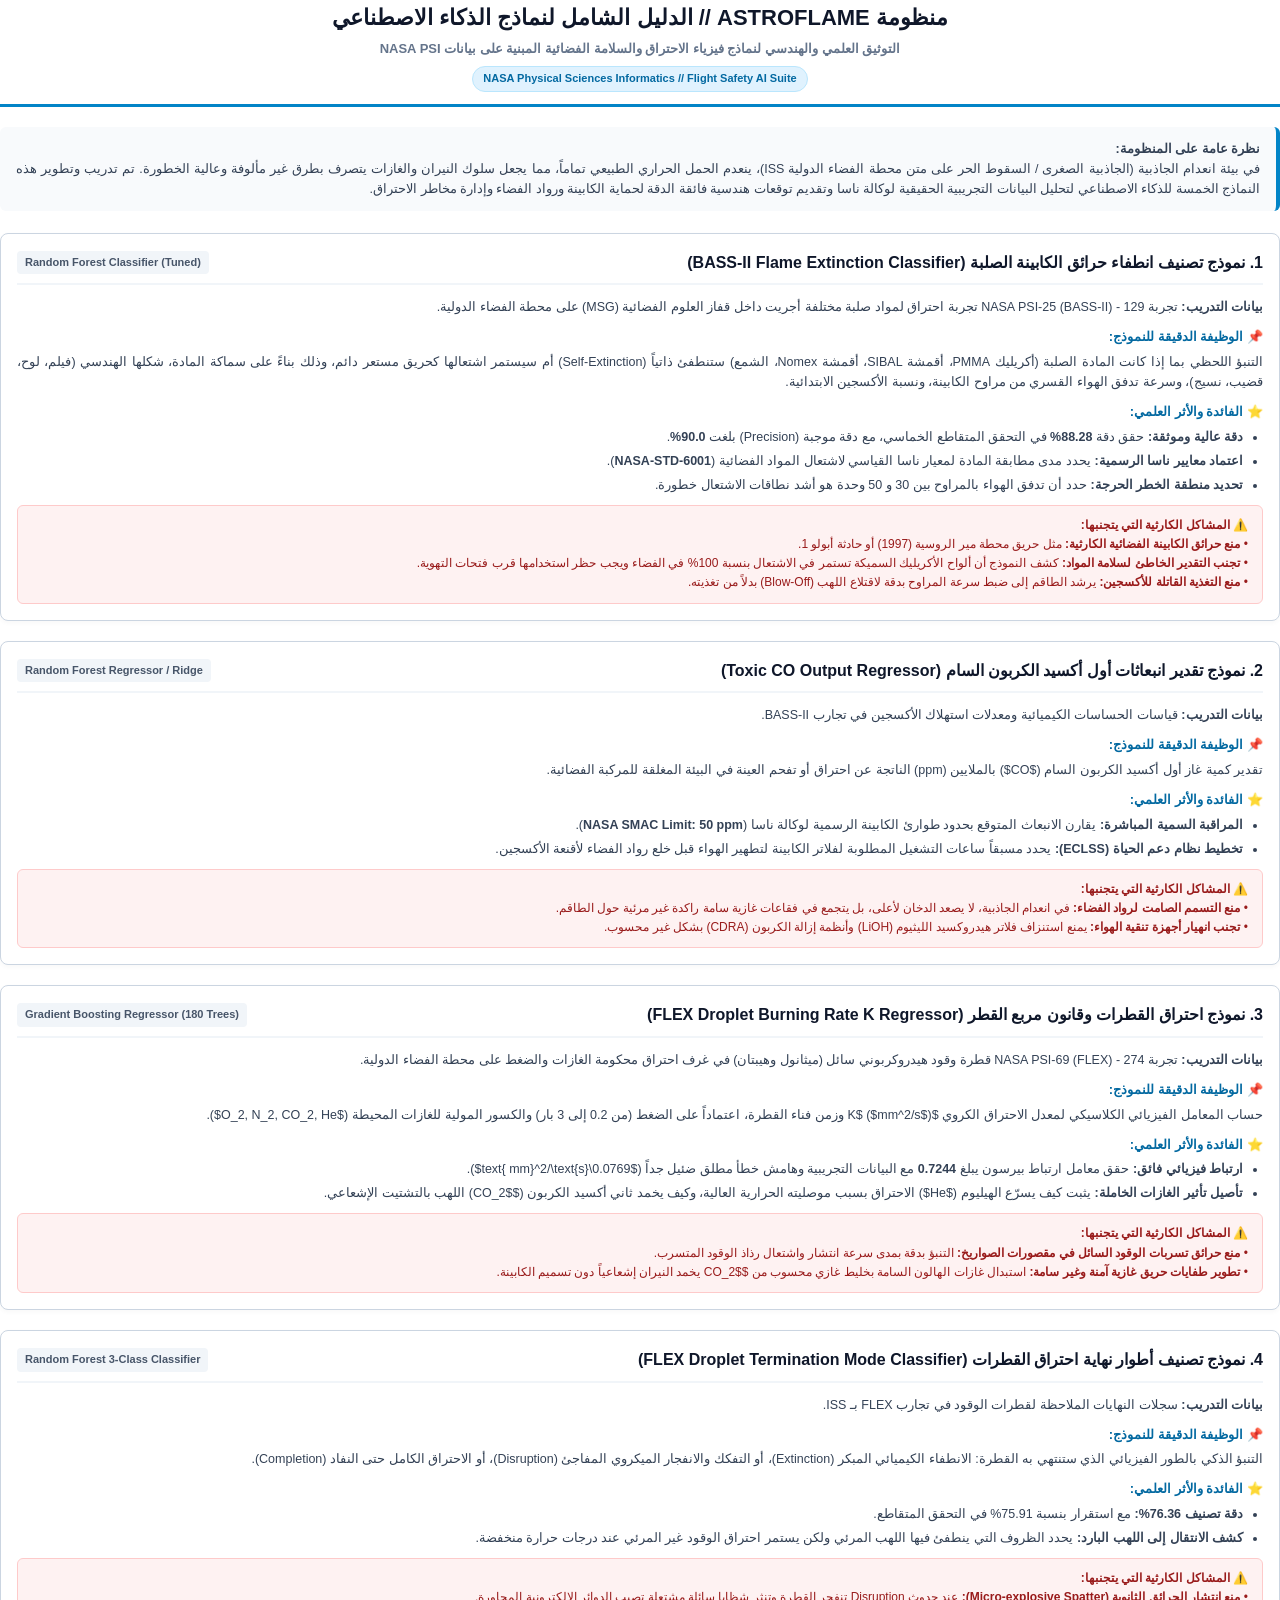
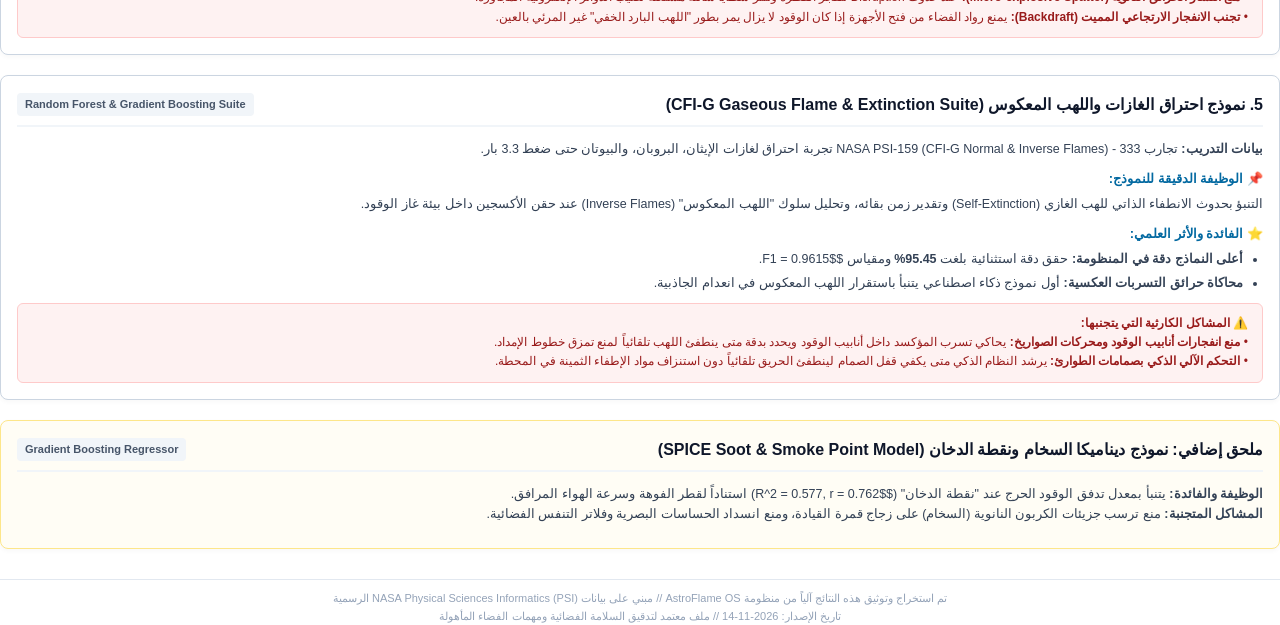
<file: AstroFlame_AI_Models_Guide.html>
<!DOCTYPE html>
<html lang="ar" dir="rtl">
<head>
    <meta charset="UTF-8">
    <title>الدليل الشامل لنماذج الذكاء الاصطناعي - AstroFlame</title>
    <style>
        @page {
            size: A4;
            margin: 15mm 15mm 15mm 15mm;
        }
        * {
            box-sizing: border-box;
            margin: 0;
            padding: 0;
            font-family: 'Segoe UI', Tahoma, Arial, sans-serif;
        }
        body {
            background-color: #ffffff;
            color: #1e293b;
            line-height: 1.6;
            font-size: 13px;
        }
        .header {
            text-align: center;
            border-bottom: 3px solid #0284c7;
            padding-bottom: 12px;
            margin-bottom: 20px;
        }
        .header h1 {
            color: #0f172a;
            font-size: 22px;
            font-weight: 800;
            margin-bottom: 4px;
        }
        .header p {
            color: #64748b;
            font-size: 13px;
            font-weight: 600;
        }
        .badge {
            display: inline-block;
            background: #e0f2fe;
            color: #0369a1;
            padding: 3px 10px;
            border-radius: 999px;
            font-size: 11px;
            font-weight: bold;
            margin-top: 6px;
            border: 1px solid #bae6fd;
        }
        .intro-box {
            background: #f8fafc;
            border-right: 4px solid #0284c7;
            padding: 12px 16px;
            border-radius: 6px;
            margin-bottom: 22px;
            font-size: 12.5px;
            color: #334155;
            text-align: justify;
        }
        .model-card {
            border: 1px solid #cbd5e1;
            border-radius: 8px;
            padding: 16px;
            margin-bottom: 20px;
            page-break-inside: avoid;
            background: #ffffff;
            box-shadow: 0 2px 5px rgba(0,0,0,0.03);
        }
        .model-header {
            display: flex;
            justify-content: space-between;
            align-items: center;
            border-bottom: 2px solid #f1f5f9;
            padding-bottom: 8px;
            margin-bottom: 12px;
        }
        .model-title {
            font-size: 16px;
            font-weight: 800;
            color: #0f172a;
        }
        .model-tag {
            background: #f1f5f9;
            color: #475569;
            font-size: 11px;
            padding: 3px 8px;
            border-radius: 4px;
            font-weight: 600;
        }
        .section-title {
            font-weight: 700;
            font-size: 13px;
            color: #0369a1;
            margin-top: 10px;
            margin-bottom: 4px;
            display: flex;
            align-items: center;
            gap: 6px;
        }
        .section-desc {
            font-size: 12.5px;
            color: #334155;
            margin-bottom: 8px;
            text-align: justify;
        }
        ul {
            padding-right: 20px;
            margin-bottom: 8px;
        }
        li {
            margin-bottom: 4px;
            font-size: 12.5px;
            color: #334155;
        }
        .metrics-table {
            width: 100%;
            border-collapse: collapse;
            margin-top: 8px;
            margin-bottom: 8px;
            font-size: 12px;
        }
        .metrics-table th, .metrics-table td {
            border: 1px solid #e2e8f0;
            padding: 6px 10px;
            text-align: right;
        }
        .metrics-table th {
            background: #f8fafc;
            color: #475569;
            font-weight: 700;
        }
        .hazard-box {
            background: #fef2f2;
            border: 1px solid #fecaca;
            color: #991b1b;
            padding: 10px 14px;
            border-radius: 6px;
            font-size: 12px;
            margin-top: 10px;
        }
        .footer {
            text-align: center;
            font-size: 11px;
            color: #94a3b8;
            margin-top: 30px;
            border-top: 1px solid #e2e8f0;
            padding-top: 10px;
        }
    </style>
</head>
<body>

    <div class="header">
        <h1>منظومة ASTROFLAME // الدليل الشامل لنماذج الذكاء الاصطناعي</h1>
        <p>التوثيق العلمي والهندسي لنماذج فيزياء الاحتراق والسلامة الفضائية المبنية على بيانات NASA PSI</p>
        <div class="badge">NASA Physical Sciences Informatics // Flight Safety AI Suite</div>
    </div>

    <div class="intro-box">
        <strong>نظرة عامة على المنظومة:</strong><br>
        في بيئة انعدام الجاذبية (الجاذبية الصغرى / السقوط الحر على متن محطة الفضاء الدولية ISS)، ينعدم الحمل الحراري الطبيعي تماماً، مما يجعل سلوك النيران والغازات يتصرف بطرق غير مألوفة وعالية الخطورة. تم تدريب وتطوير هذه النماذج الخمسة للذكاء الاصطناعي لتحليل البيانات التجريبية الحقيقية لوكالة ناسا وتقديم توقعات هندسية فائقة الدقة لحماية الكابينة ورواد الفضاء وإدارة مخاطر الاحتراق.
    </div>

    <!-- MODEL 1 -->
    <div class="model-card">
        <div class="model-header">
            <span class="model-title">1. نموذج تصنيف انطفاء حرائق الكابينة الصلبة (BASS-II Flame Extinction Classifier)</span>
            <span class="model-tag">Random Forest Classifier (Tuned)</span>
        </div>
        <p class="section-desc"><strong>بيانات التدريب:</strong> تجربة NASA PSI-25 (BASS-II) - 129 تجربة احتراق لمواد صلبة مختلفة أجريت داخل قفاز العلوم الفضائية (MSG) على محطة الفضاء الدولية.</p>
        
        <div class="section-title">📌 الوظيفة الدقيقة للنموذج:</div>
        <p class="section-desc">التنبؤ اللحظي بما إذا كانت المادة الصلبة (أكريليك PMMA، أقمشة SIBAL، أقمشة Nomex، الشمع) ستنطفئ ذاتياً (Self-Extinction) أم سيستمر اشتعالها كحريق مستعر دائم، وذلك بناءً على سماكة المادة، شكلها الهندسي (فيلم، لوح، قضيب، نسيج)، وسرعة تدفق الهواء القسري من مراوح الكابينة، ونسبة الأكسجين الابتدائية.</p>

        <div class="section-title">⭐ الفائدة والأثر العلمي:</div>
        <ul>
            <li><strong>دقة عالية وموثقة:</strong> حقق دقة <strong>88.28%</strong> في التحقق المتقاطع الخماسي، مع دقة موجبة (Precision) بلغت <strong>90.0%</strong>.</li>
            <li><strong>اعتماد معايير ناسا الرسمية:</strong> يحدد مدى مطابقة المادة لمعيار ناسا القياسي لاشتعال المواد الفضائية (<strong>NASA-STD-6001</strong>).</li>
            <li><strong>تحديد منطقة الخطر الحرجة:</strong> حدد أن تدفق الهواء بالمراوح بين 30 و 50 وحدة هو أشد نطاقات الاشتعال خطورة.</li>
        </ul>

        <div class="hazard-box">
            <strong>⚠️ المشاكل الكارثية التي يتجنبها:</strong><br>
            • <strong>منع حرائق الكابينة الفضائية الكارثية:</strong> مثل حريق محطة مير الروسية (1997) أو حادثة أبولو 1.<br>
            • <strong>تجنب التقدير الخاطئ لسلامة المواد:</strong> كشف النموذج أن ألواح الأكريليك السميكة تستمر في الاشتعال بنسبة 100% في الفضاء ويجب حظر استخدامها قرب فتحات التهوية.<br>
            • <strong>منع التغذية القاتلة للأكسجين:</strong> يرشد الطاقم إلى ضبط سرعة المراوح بدقة لاقتلاع اللهب (Blow-Off) بدلاً من تغذيته.
        </div>
    </div>

    <!-- MODEL 2 -->
    <div class="model-card">
        <div class="model-header">
            <span class="model-title">2. نموذج تقدير انبعاثات أول أكسيد الكربون السام (Toxic CO Output Regressor)</span>
            <span class="model-tag">Random Forest Regressor / Ridge</span>
        </div>
        <p class="section-desc"><strong>بيانات التدريب:</strong> قياسات الحساسات الكيميائية ومعدلات استهلاك الأكسجين في تجارب BASS-II.</p>

        <div class="section-title">📌 الوظيفة الدقيقة للنموذج:</div>
        <p class="section-desc">تقدير كمية غاز أول أكسيد الكربون السام ($CO$) بالملايين (ppm) الناتجة عن احتراق أو تفحم العينة في البيئة المغلقة للمركبة الفضائية.</p>

        <div class="section-title">⭐ الفائدة والأثر العلمي:</div>
        <ul>
            <li><strong>المراقبة السمية المباشرة:</strong> يقارن الانبعاث المتوقع بحدود طوارئ الكابينة الرسمية لوكالة ناسا (<strong>NASA SMAC Limit: 50 ppm</strong>).</li>
            <li><strong>تخطيط نظام دعم الحياة (ECLSS):</strong> يحدد مسبقاً ساعات التشغيل المطلوبة لفلاتر الكابينة لتطهير الهواء قبل خلع رواد الفضاء لأقنعة الأكسجين.</li>
        </ul>

        <div class="hazard-box">
            <strong>⚠️ المشاكل الكارثية التي يتجنبها:</strong><br>
            • <strong>منع التسمم الصامت لرواد الفضاء:</strong> في انعدام الجاذبية، لا يصعد الدخان لأعلى، بل يتجمع في فقاعات غازية سامة راكدة غير مرئية حول الطاقم.<br>
            • <strong>تجنب انهيار أجهزة تنقية الهواء:</strong> يمنع استنزاف فلاتر هيدروكسيد الليثيوم (LiOH) وأنظمة إزالة الكربون (CDRA) بشكل غير محسوب.
        </div>
    </div>

    <!-- MODEL 3 -->
    <div class="model-card">
        <div class="model-header">
            <span class="model-title">3. نموذج احتراق القطرات وقانون مربع القطر (FLEX Droplet Burning Rate K Regressor)</span>
            <span class="model-tag">Gradient Boosting Regressor (180 Trees)</span>
        </div>
        <p class="section-desc"><strong>بيانات التدريب:</strong> تجربة NASA PSI-69 (FLEX) - 274 قطرة وقود هيدروكربوني سائل (ميثانول وهيبتان) في غرف احتراق محكومة الغازات والضغط على محطة الفضاء الدولية.</p>

        <div class="section-title">📌 الوظيفة الدقيقة للنموذج:</div>
        <p class="section-desc">حساب المعامل الفيزيائي الكلاسيكي لمعدل الاحتراق الكروي $K$ ($mm^2/s$) وزمن فناء القطرة، اعتماداً على الضغط (من 0.2 إلى 3 بار) والكسور المولية للغازات المحيطة ($O_2, N_2, CO_2, He$).</p>

        <div class="section-title">⭐ الفائدة والأثر العلمي:</div>
        <ul>
            <li><strong>ارتباط فيزيائي فائق:</strong> حقق معامل ارتباط بيرسون يبلغ <strong>0.7244</strong> مع البيانات التجريبية وهامش خطأ مطلق ضئيل جداً ($0.0769\text{ mm}^2/\text{s}$).</li>
            <li><strong>تأصيل تأثير الغازات الخاملة:</strong> يثبت كيف يسرّع الهيليوم ($He$) الاحتراق بسبب موصليته الحرارية العالية، وكيف يخمد ثاني أكسيد الكربون ($CO_2$) اللهب بالتشتيت الإشعاعي.</li>
        </ul>

        <div class="hazard-box">
            <strong>⚠️ المشاكل الكارثية التي يتجنبها:</strong><br>
            • <strong>منع حرائق تسربات الوقود السائل في مقصورات الصواريخ:</strong> التنبؤ بدقة بمدى سرعة انتشار واشتعال رذاذ الوقود المتسرب.<br>
            • <strong>تطوير طفايات حريق غازية آمنة وغير سامة:</strong> استبدال غازات الهالون السامة بخليط غازي محسوب من $CO_2$ يخمد النيران إشعاعياً دون تسميم الكابينة.
        </div>
    </div>

    <!-- MODEL 4 -->
    <div class="model-card">
        <div class="model-header">
            <span class="model-title">4. نموذج تصنيف أطوار نهاية احتراق القطرات (FLEX Droplet Termination Mode Classifier)</span>
            <span class="model-tag">Random Forest 3-Class Classifier</span>
        </div>
        <p class="section-desc"><strong>بيانات التدريب:</strong> سجلات النهايات الملاحظة لقطرات الوقود في تجارب FLEX بـ ISS.</p>

        <div class="section-title">📌 الوظيفة الدقيقة للنموذج:</div>
        <p class="section-desc">التنبؤ الذكي بالطور الفيزيائي الذي ستنتهي به القطرة: الانطفاء الكيميائي المبكر (Extinction)، أو التفكك والانفجار الميكروي المفاجئ (Disruption)، أو الاحتراق الكامل حتى النفاد (Completion).</p>

        <div class="section-title">⭐ الفائدة والأثر العلمي:</div>
        <ul>
            <li><strong>دقة تصنيف 76.36%:</strong> مع استقرار بنسبة 75.91% في التحقق المتقاطع.</li>
            <li><strong>كشف الانتقال إلى اللهب البارد:</strong> يحدد الظروف التي ينطفئ فيها اللهب المرئي ولكن يستمر احتراق الوقود غير المرئي عند درجات حرارة منخفضة.</li>
        </ul>

        <div class="hazard-box">
            <strong>⚠️ المشاكل الكارثية التي يتجنبها:</strong><br>
            • <strong>منع انتشار الحرائق الثانوية (Micro-explosive Spatter):</strong> عند حدوث Disruption تنفجر القطرة وتنثر شظايا سائلة مشتعلة تصيب الدوائر الإلكترونية المجاورة.<br>
            • <strong>تجنب الانفجار الارتجاعي المميت (Backdraft):</strong> يمنع رواد الفضاء من فتح الأجهزة إذا كان الوقود لا يزال يمر بطور "اللهب البارد الخفي" غير المرئي بالعين.
        </div>
    </div>

    <!-- MODEL 5 -->
    <div class="model-card">
        <div class="model-header">
            <span class="model-title">5. نموذج احتراق الغازات واللهب المعكوس (CFI-G Gaseous Flame & Extinction Suite)</span>
            <span class="model-tag">Random Forest & Gradient Boosting Suite</span>
        </div>
        <p class="section-desc"><strong>بيانات التدريب:</strong> تجارب NASA PSI-159 (CFI-G Normal & Inverse Flames) - 333 تجربة احتراق لغازات الإيثان، البروبان، والبيوتان حتى ضغط 3.3 بار.</p>

        <div class="section-title">📌 الوظيفة الدقيقة للنموذج:</div>
        <p class="section-desc">التنبؤ بحدوث الانطفاء الذاتي للهب الغازي (Self-Extinction) وتقدير زمن بقائه، وتحليل سلوك "اللهب المعكوس" (Inverse Flames) عند حقن الأكسجين داخل بيئة غاز الوقود.</p>

        <div class="section-title">⭐ الفائدة والأثر العلمي:</div>
        <ul>
            <li><strong>أعلى النماذج دقة في المنظومة:</strong> حقق دقة استثنائية بلغت <strong>95.45%</strong> ومقياس $F1 = 0.9615$.</li>
            <li><strong>محاكاة حرائق التسربات العكسية:</strong> أول نموذج ذكاء اصطناعي يتنبأ باستقرار اللهب المعكوس في انعدام الجاذبية.</li>
        </ul>

        <div class="hazard-box">
            <strong>⚠️ المشاكل الكارثية التي يتجنبها:</strong><br>
            • <strong>منع انفجارات أنابيب الوقود ومحركات الصواريخ:</strong> يحاكي تسرب المؤكسد داخل أنابيب الوقود ويحدد بدقة متى ينطفئ اللهب تلقائياً لمنع تمزق خطوط الإمداد.<br>
            • <strong>التحكم الآلي الذكي بصمامات الطوارئ:</strong> يرشد النظام الذكي متى يكفي قفل الصمام لينطفئ الحريق تلقائياً دون استنزاف مواد الإطفاء الثمينة في المحطة.
        </div>
    </div>

    <!-- BONUS COMPANION -->
    <div class="model-card" style="border-color: #fde68a; background: #fffdf5;">
        <div class="model-header">
            <span class="model-title">ملحق إضافي: نموذج ديناميكا السخام ونقطة الدخان (SPICE Soot & Smoke Point Model)</span>
            <span class="model-tag">Gradient Boosting Regressor</span>
        </div>
        <p class="section-desc">
            <strong>الوظيفة والفائدة:</strong> يتنبأ بمعدل تدفق الوقود الحرج عند "نقطة الدخان" ($R^2 = 0.577, r = 0.762$) استناداً لقطر الفوهة وسرعة الهواء المرافق.<br>
            <strong>المشاكل المتجنبة:</strong> منع ترسب جزيئات الكربون النانوية (السخام) على زجاج قمرة القيادة، ومنع انسداد الحساسات البصرية وفلاتر التنفس الفضائية.
        </p>
    </div>

    <div class="footer">
        تم استخراج وتوثيق هذه النتائج آلياً من منظومة AstroFlame OS // مبني على بيانات NASA Physical Sciences Informatics (PSI) الرسمية<br>
        تاريخ الإصدار: 2026-11-14 // ملف معتمد لتدقيق السلامة الفضائية ومهمات الفضاء المأهولة
    </div>

</body>
</html>
</file>
